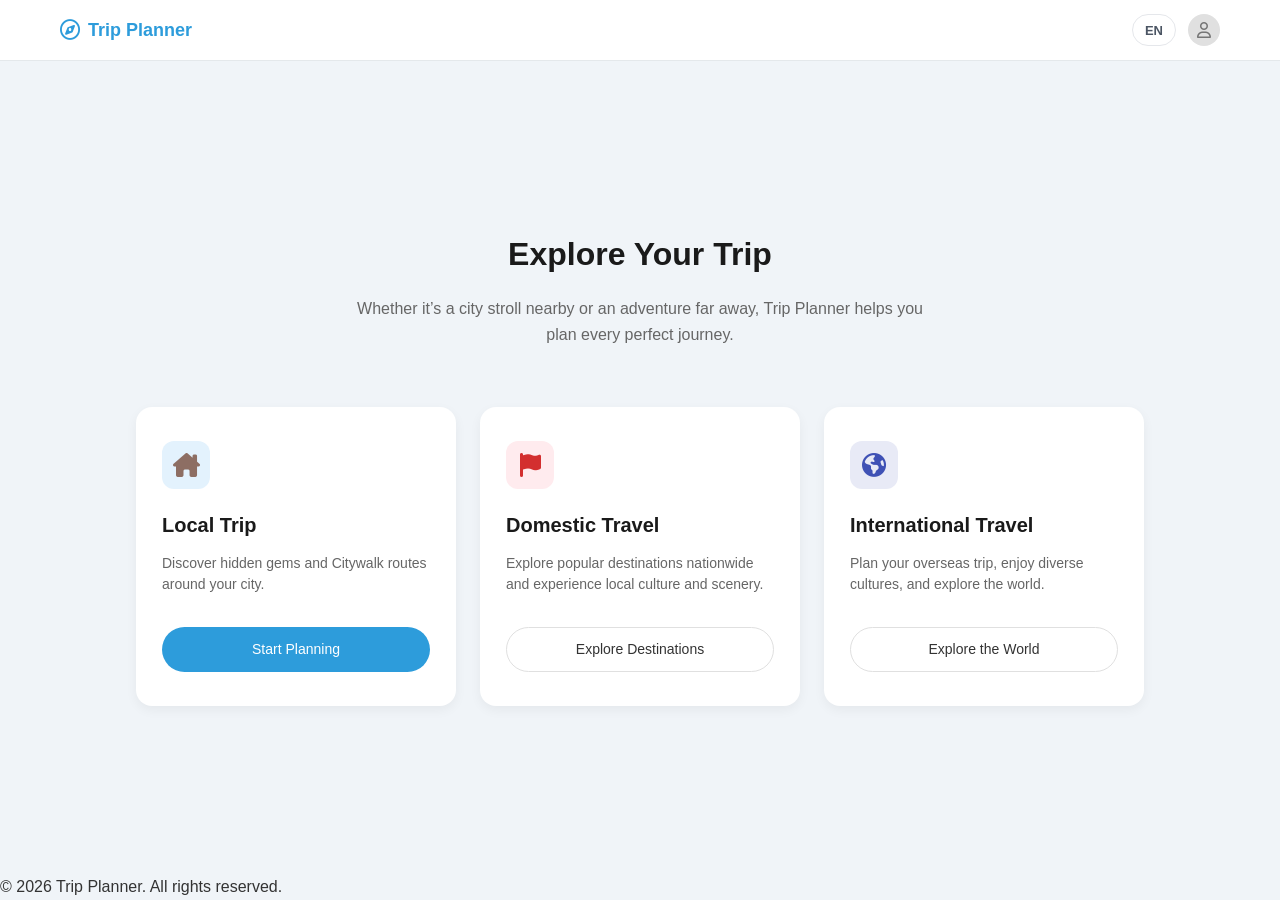
<file: index.html>
<!DOCTYPE html>
<html lang="en">
<head>
    <meta charset="UTF-8">
    <meta name="viewport" content="width=device-width, initial-scale=1.0">
    <title>Trip Planner</title>
    <link rel="stylesheet" href="css/style.css">
    <link rel="stylesheet" href="https://cdnjs.cloudflare.com/ajax/libs/font-awesome/6.4.0/css/all.min.css">
</head>
<body data-i18n-title="home.title">
    <header class="main-header">
        <div class="container">
            <div class="logo">
                <i class="fa-regular fa-compass"></i>
                <span data-i18n="app.name">Trip Planner</span>
            </div>
            <div class="header-actions">
                <button class="lang-switch" id="lang-switch" type="button">EN</button>
                <div class="user-profile">
                    <i class="fa-regular fa-user"></i>
                </div>
            </div>
        </div>
    </header>

    <main class="home-main">
        <div class="hero-section">
            <h1 data-i18n="home.title">Explore Your Trip</h1>
            <p data-i18n="home.subtitle">Whether it’s a city stroll nearby or an adventure far away, Trip Planner helps you plan every perfect journey.</p>
        </div>

        <div class="cards-container container">
            <div class="mode-card">
                <div class="card-icon local-icon">
                    <i class="fa-solid fa-house-chimney"></i>
                </div>
                <h2 data-i18n="home.local.title">Local Trip</h2>
                <p data-i18n="home.local.desc">Discover hidden gems and Citywalk routes around your city.</p>
                <a href="local.html" class="btn btn-primary" data-i18n="home.local.cta">Start Planning</a>
            </div>

            <div class="mode-card">
                <div class="card-icon domestic-icon">
                    <i class="fa-solid fa-flag"></i>
                </div>
                <h2 data-i18n="home.domestic.title">Domestic Travel</h2>
                <p data-i18n="home.domestic.desc">Explore popular destinations nationwide and experience local culture and scenery.</p>
                <a href="domestic.html" class="btn btn-outline" data-i18n="home.domestic.cta">Explore Destinations</a>
            </div>

            <div class="mode-card">
                <div class="card-icon foreign-icon">
                    <i class="fa-solid fa-earth-americas"></i>
                </div>
                <h2 data-i18n="home.foreign.title">International Travel</h2>
                <p data-i18n="home.foreign.desc">Plan your overseas trip, enjoy diverse cultures, and explore the world.</p>
                <a href="foreign.html" class="btn btn-outline" data-i18n="home.foreign.cta">Explore the World</a>
            </div>
        </div>
    </main>

    <footer class="main-footer">
        <p data-i18n="home.footer">© 2026 Trip Planner. All rights reserved.</p>
    </footer>

    <script src="js/main.js"></script>
</body>
</html>
</file>
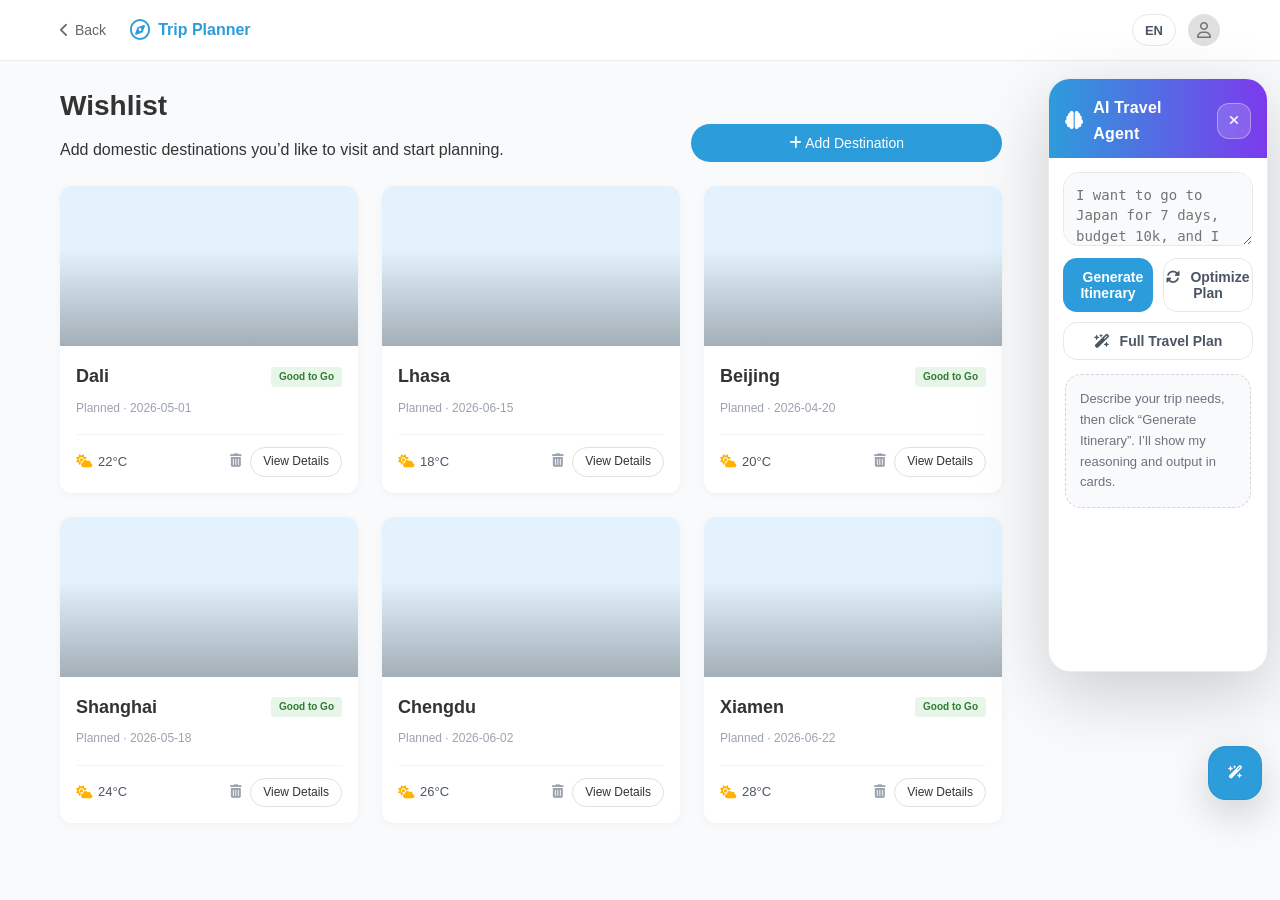
<file: domestic.html>
<!DOCTYPE html>
<html lang="en">
<head>
    <meta charset="UTF-8">
    <meta name="viewport" content="width=device-width, initial-scale=1.0">
    <title>Domestic Travel - Trip Planner</title>
    <link rel="stylesheet" href="css/style.css">
    <link rel="stylesheet" href="https://cdnjs.cloudflare.com/ajax/libs/font-awesome/6.4.0/css/all.min.css">
</head>
<body class="bg-light" data-i18n-title="home.domestic.title" data-agent-demo="true">
    <header class="main-header">
        <div class="container">
            <div class="header-left">
                <a href="index.html" class="back-link"><i class="fa-solid fa-chevron-left"></i> <span data-i18n="common.backHome">Back</span></a>
                <div class="logo mini">
                    <i class="fa-regular fa-compass"></i>
                    <span data-i18n="app.name">Trip Planner</span>
                </div>
            </div>
            <div class="header-actions">
                <button class="lang-switch" id="lang-switch" type="button">EN</button>
                <div class="user-profile">
                    <i class="fa-regular fa-user"></i>
                </div>
            </div>
        </div>
    </header>

    <main class="container mt-24">
        <section class="wishlist-header">
            <div class="header-content">
                <h1 data-i18n="domestic.title">Wishlist</h1>
                <p data-i18n="domestic.subtitle">Add domestic destinations you’d like to visit and start planning.</p>
            </div>
            <button class="btn btn-primary btn-sm" id="add-wishlist-btn">
                <i class="fa-solid fa-plus"></i> <span data-i18n="domestic.add">Add Destination</span>
            </button>
        </section>

        <div class="wishlist-grid mt-24" id="wishlist-container"></div>
    </main>

    <!-- 添加目的地弹窗 -->
    <div id="add-modal" class="modal">
        <div class="modal-content card">
            <h2 data-i18n="domestic.modal.title">Add Destination</h2>
            <div class="input-group mt-16">
                <label data-i18n="domestic.modal.city">City</label>
                <input type="text" id="modal-city-input" data-i18n-placeholder="domestic.modal.city.ph" placeholder="Enter a city">
            </div>
            <div class="input-group mt-16">
                <label data-i18n="domestic.modal.date">Date</label>
                <input type="date" id="modal-date-input">
            </div>
            <div class="modal-actions mt-24">
                <button class="btn btn-outline btn-sm" id="close-modal" data-i18n="domestic.modal.cancel">Cancel</button>
                <button class="btn btn-primary btn-sm" id="confirm-add" data-i18n="domestic.modal.confirm">Confirm</button>
            </div>
        </div>
    </div>

    <script src="js/main.js"></script>
    <script src="js/utils.js"></script>
    <script src="js/domestic.js"></script>
</body>
</html>
</file>
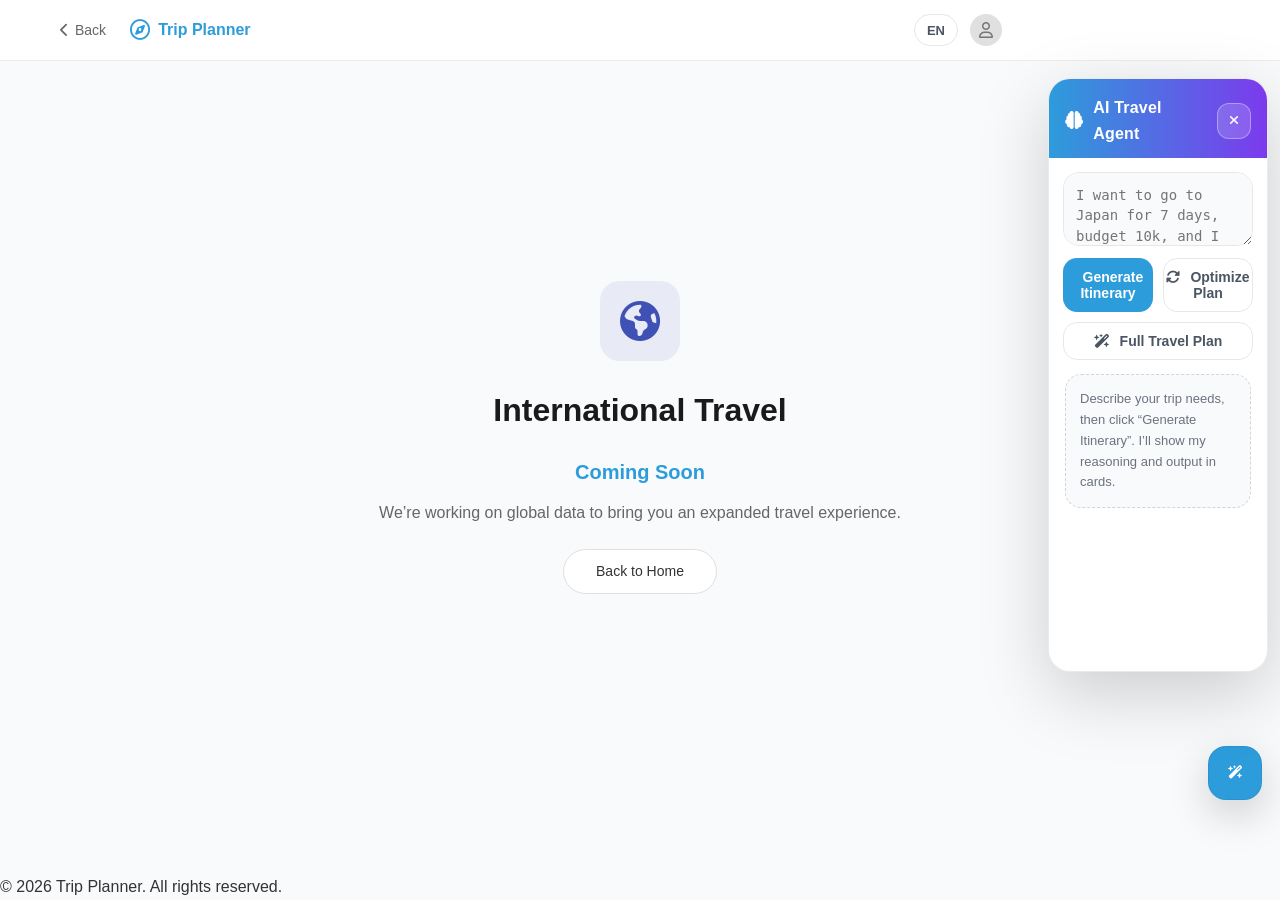
<file: foreign.html>
<!DOCTYPE html>
<html lang="en">
<head>
    <meta charset="UTF-8">
    <meta name="viewport" content="width=device-width, initial-scale=1.0">
    <title>International Travel - Trip Planner</title>
    <link rel="stylesheet" href="css/style.css">
    <link rel="stylesheet" href="https://cdnjs.cloudflare.com/ajax/libs/font-awesome/6.4.0/css/all.min.css">
</head>
<body class="bg-light" data-i18n-title="home.foreign.title" data-agent-demo="true">
    <header class="main-header">
        <div class="container">
            <div class="header-left">
                <a href="index.html" class="back-link"><i class="fa-solid fa-chevron-left"></i> <span data-i18n="common.backHome">Back</span></a>
                <div class="logo mini">
                    <i class="fa-regular fa-compass"></i>
                    <span data-i18n="app.name">Trip Planner</span>
                </div>
            </div>
            <div class="header-actions">
                <button class="lang-switch" id="lang-switch" type="button">EN</button>
                <div class="user-profile">
                    <i class="fa-regular fa-user"></i>
                </div>
            </div>
        </div>
    </header>

    <main class="home-main">
        <div class="hero-section">
            <div class="card-icon foreign-icon" style="margin: 0 auto 24px; width: 80px; height: 80px; font-size: 40px; border-radius: 20px;">
                <i class="fa-solid fa-earth-americas"></i>
            </div>
            <h1 data-i18n="foreign.title">International Travel</h1>
            <p style="font-size: 20px; margin-top: 20px; color: var(--primary-color); font-weight: 600;" data-i18n="foreign.coming">Coming Soon</p>
            <p style="margin-top: 12px;" data-i18n="foreign.desc">We’re working on global data to bring you an expanded travel experience.</p>
            <a href="index.html" class="btn btn-outline btn-sm mt-24" style="width: auto; padding: 10px 32px;" data-i18n="foreign.back">Back to Home</a>
        </div>
    </main>

    <footer class="main-footer">
        <p data-i18n="home.footer">© 2026 Trip Planner. All rights reserved.</p>
    </footer>

    <script src="js/main.js"></script>
</body>
</html>
</file>
<file: css/style.css>
:root {
    --primary-color: #2D9CDB; /* Blue from screenshot */
    --primary-hover: #2188c7;
    --bg-color: #F0F4F8; /* Light gray-blue background */
    --text-color: #333333;
    --text-light: #666666;
    --white: #FFFFFF;
    --border-radius: 16px;
    --card-shadow: 0 4px 12px rgba(0, 0, 0, 0.05);
    --header-height: 60px;
}

* {
    box-sizing: border-box;
    margin: 0;
    padding: 0;
}

body {
    font-family: -apple-system, BlinkMacSystemFont, "Segoe UI", Roboto, "Helvetica Neue", Arial, sans-serif;
    background-color: var(--bg-color);
    color: var(--text-color);
    line-height: 1.6;
    display: flex;
    flex-direction: column;
    min-height: 100vh;
}

.container {
    max-width: 1200px;
    margin: 0 auto;
    padding: 0 20px;
    width: 100%;
}

/* Header */
.main-header {
    background-color: var(--white);
    height: var(--header-height);
    display: flex;
    align-items: center;
    box-shadow: 0 1px 0 rgba(0,0,0,0.05);
    position: sticky;
    top: 0;
    z-index: 100;
}

.main-header .container {
    display: flex;
    justify-content: space-between;
    align-items: center;
}

.logo {
    display: flex;
    align-items: center;
    gap: 8px;
    font-size: 18px;
    font-weight: 600;
    color: var(--primary-color);
}

.logo i {
    font-size: 20px;
}

.user-profile {
    width: 32px;
    height: 32px;
    background-color: #e0e0e0;
    border-radius: 50%;
    display: flex;
    align-items: center;
    justify-content: center;
    color: #757575;
    cursor: pointer;
}

.header-actions {
    display: flex;
    align-items: center;
    gap: 12px;
}

.lang-switch {
    height: 32px;
    padding: 0 12px;
    border-radius: 16px;
    border: 1px solid #E5E7EB;
    background: #fff;
    color: #4B5563;
    font-size: 13px;
    font-weight: 600;
    cursor: pointer;
    transition: all 0.2s;
}

.lang-switch:hover {
    border-color: #D1D5DB;
    background: #F9FAFB;
}

/* Main Content */
.home-main {
    flex: 1;
    display: flex;
    flex-direction: column;
    align-items: center;
    justify-content: center;
    padding: 40px 20px;
    text-align: center;
}

.hero-section {
    margin-bottom: 60px;
    max-width: 600px;
}

.hero-section h1 {
    font-size: 32px;
    margin-bottom: 16px;
    color: #1a1a1a;
}

.hero-section p {
    color: var(--text-light);
    font-size: 16px;
}

/* Cards */
.cards-container {
    display: flex;
    justify-content: center;
    gap: 24px;
    flex-wrap: wrap;
}

.mode-card {
    background: var(--white);
    border: 2px solid transparent;
    border-radius: var(--border-radius);
    padding: 32px 24px;
    width: 320px;
    text-align: left;
    box-shadow: var(--card-shadow);
    transition: transform 0.2s, box-shadow 0.2s;
    display: flex;
    flex-direction: column;
    align-items: flex-start;
}

.mode-card:hover {
    border-color: var(--primary-color);
    transform: translateY(-5px);
    box-shadow: 0 8px 24px rgba(0, 0, 0, 0.1);
}

.mode-card.active {
    position: relative;
}

.card-icon {
    width: 48px;
    height: 48px;
    border-radius: 12px;
    display: flex;
    align-items: center;
    justify-content: center;
    margin-bottom: 20px;
    font-size: 24px;
}

.local-icon {
    background-color: #E3F2FD;
    color: #5D4037; /* Brownish house icon color approx */
}
.local-icon i {
     color: #8D6E63;
}

.domestic-icon {
    background-color: #FFEBEE;
    color: #D32F2F;
}

.foreign-icon {
    background-color: #E8EAF6;
    color: #3F51B5;
}

.mode-card h2 {
    font-size: 20px;
    margin-bottom: 12px;
    color: #1a1a1a;
}

.mode-card p {
    color: var(--text-light);
    font-size: 14px;
    margin-bottom: 32px;
    flex-grow: 1;
    line-height: 1.5;
}

/* Buttons */
.btn {
    display: inline-block;
    padding: 10px 0;
    width: 100%;
    text-align: center;
    border-radius: 24px;
    text-decoration: none;
    font-size: 14px;
    font-weight: 500;
    transition: background-color 0.2s, color 0.2s;
    cursor: pointer;
    border: 1px solid transparent;
}

.btn-primary {
    background-color: var(--primary-color);
    color: var(--white);
}

.btn-primary:hover {
    background-color: var(--primary-hover);
}

.btn-outline {
    background-color: var(--white);
    color: #333;
    border: 1px solid #E0E0E0;
}

.btn-outline:hover {
    background-color: #f5f5f5;
    border-color: #bdbdbd;
}

/* Utilities */
.mt-16 { margin-top: 16px; }
.mt-24 { margin-top: 24px; }
.mt-8 { margin-top: 8px; }
.mr-12 { margin-right: 12px; }
.bg-light { background-color: #F8FAFC; }
.card {
    background: var(--white);
    border-radius: 12px;
    padding: 20px;
    box-shadow: 0 2px 8px rgba(0,0,0,0.04);
}
.grid-2 {
    display: grid;
    grid-template-columns: 1fr 1fr;
    gap: 20px;
}

/* Header Adjustments */
.header-left {
    display: flex;
    align-items: center;
    gap: 24px;
}
.back-link {
    text-decoration: none;
    color: var(--text-light);
    font-size: 14px;
    display: flex;
    align-items: center;
    gap: 6px;
}
.logo.mini {
    font-size: 16px;
}

/* Planner Layout */
.planner-main {
    padding-top: 24px;
    padding-bottom: 100px; /* Space for bottom bar */
}

/* Planner Top Bar Layout */
.planner-top-bar {
    display: flex;
    flex-wrap: wrap;
    align-items: stretch;
    gap: 24px;
    padding: 24px;
    background: #fff;
    border-radius: 16px;
    margin-bottom: 24px;
    box-shadow: 0 4px 20px rgba(0,0,0,0.03);
}

.top-bar-left {
    flex: 1 1 520px;
    min-width: 420px;
    display: flex;
    flex-direction: column;
    gap: 12px;
}

.input-row {
    display: flex;
    align-items: center;
    gap: 16px;
}

.input-row label {
    width: 80px;
    font-size: 14px;
    color: #333;
    flex-shrink: 0;
    text-align: justify;
    text-align-last: justify;
    margin-right: 12px;
}

.searchable-select {
    position: relative;
    flex: 1;
}

.searchable-select input {
    width: 100%;
    padding: 8px 16px;
    border: 1px solid #E5E7EB;
    border-radius: 8px;
    font-size: 14px;
    outline: none;
    transition: all 0.2s;
    background: #F9FAFB;
}

.searchable-select input:focus {
    border-color: var(--primary-color);
    background: #fff;
    box-shadow: 0 0 0 2px rgba(45, 156, 219, 0.1);
}

.searchable-select .arrow {
    position: absolute;
    right: 12px;
    top: 50%;
    transform: translateY(-50%);
    color: #999;
    pointer-events: none;
    font-size: 12px;
}

.searchable-select .prefix-icon {
    position: absolute;
    left: 18px;
    top: 50%;
    transform: translateY(-50%);
    color: var(--primary-color);
    font-size: 14px;
    pointer-events: none;
}

.input-with-icon input {
    padding-left: 42px;
}

/* Chips Style */
.chips {
    display: flex;
    gap: 8px;
    flex-wrap: wrap;
}

.chip {
    padding: 6px 16px;
    border-radius: 20px;
    border: 1px solid #E5E7EB;
    font-size: 12px;
    cursor: pointer;
    background: #fff;
    color: #666;
    transition: all 0.2s;
}

.chip.active {
    background: var(--primary-color);
    color: #fff;
    border-color: var(--primary-color);
}

/* Options List Dropdown */
.options-list {
    position: absolute;
    top: calc(100% + 4px);
    left: 0;
    right: 0;
    background: #fff;
    border: 1px solid #E5E7EB;
    border-radius: 8px;
    box-shadow: 0 10px 15px -3px rgba(0, 0, 0, 0.1);
    z-index: 1000;
    max-height: 200px;
    overflow-y: auto;
    display: none;
    list-style: none;
    padding: 4px 0;
}

.options-list.active {
    display: block;
}

.options-list li {
    padding: 8px 16px;
    font-size: 13px;
    cursor: pointer;
    transition: background 0.2s;
    color: #4B5563;
}

.options-list li:hover {
    background: #F3F4F6;
    color: var(--primary-color);
}

/* Time Picker Dropdown */
.time-picker-dropdown {
    width: 320px;
    padding: 0;
    display: none;
    flex-direction: column;
    max-height: none; /* Override global .options-list max-height */
    overflow-y: visible; /* Ensure footer is not cut off */
}

.time-picker-dropdown.active {
    display: flex;
}

.time-picker-columns {
    display: flex;
    border-bottom: 1px solid #E5E7EB;
    max-height: 240px;
}

.time-column {
    flex: 1;
    display: flex;
    flex-direction: column;
}

.time-column:first-child {
    border-right: 1px solid #F3F4F6;
}

.column-header {
    padding: 10px;
    font-size: 12px;
    color: #9CA3AF;
    text-align: center;
    background: #F9FAFB;
    border-bottom: 1px solid #F3F4F6;
}

.start-time-list, .end-time-list {
    list-style: none;
    overflow-y: auto;
    flex: 1;
}

.start-time-list li, .end-time-list li {
    padding: 8px 16px;
    font-size: 13px;
    cursor: pointer;
    text-align: center;
    transition: all 0.2s;
}

.start-time-list li:hover, .end-time-list li:hover {
    background: #F3F4F6;
    color: var(--primary-color);
}

.start-time-list li.selected, .end-time-list li.selected {
    background: #E3F2FD;
    color: var(--primary-color);
    font-weight: 600;
}

.time-picker-footer {
    padding: 12px;
    display: flex;
    justify-content: flex-end;
}

.btn-time-confirm {
    padding: 6px 20px;
    background: var(--primary-color);
    color: #fff;
    border: none;
    border-radius: 6px;
    font-size: 13px;
    cursor: pointer;
    transition: background 0.2s;
}

.btn-time-confirm:hover {
    background: var(--primary-hover);
}

.top-bar-middle {
    flex: 0 0 360px;
    display: flex;
    flex-direction: column;
    gap: 8px;
    padding-left: 24px;
    border-left: 1px solid #F3F4F6;
}

.section-label {
    font-size: 14px;
    color: #333;
    font-weight: 500;
}

.weather-mini-card {
    background: linear-gradient(135deg, #E3F2FD 0%, #BBDEFB 100%);
    border-radius: 12px;
    padding: 12px 16px;
    height: 100%;
    display: flex;
    flex-direction: column;
    justify-content: space-between;
}

.top-bar-right {
    display: flex;
    flex-direction: column;
    gap: 12px;
    justify-content: center;
    padding-left: 24px;
    border-left: 1px solid #F3F4F6;
    margin-left: auto;
    flex: 0 0 180px;
}

.btn-magic {
    padding: 12px 24px;
    border-radius: 8px;
    font-weight: 600;
    background-color: var(--primary-color);
    color: #fff;
    border: none;
    box-shadow: 0 4px 6px -1px rgba(45, 156, 219, 0.2);
}

.btn-plain {
    padding: 12px 24px;
    border-radius: 8px;
    border: 1px solid #E5E7EB;
    background: #fff;
    color: #333;
    font-weight: 500;
}

.btn-plain:hover {
    background: #F9FAFB;
    border-color: #D1D5DB;
}

.weather-main {
    display: flex;
    align-items: center;
    gap: 12px;
    position: relative;
}

.weather-info {
    display: flex;
    flex-direction: column;
}

.temp {
    font-size: 24px;
    font-weight: 700;
    color: #1976D2;
}

.desc {
    font-size: 14px;
    font-weight: 600;
    color: #1976D2;
}

.details {
    font-size: 10px;
    color: #64B5F6;
}

.weather-icon {
    font-size: 32px;
    color: #FFB300;
}

.air-quality {
    margin-left: auto;
    background: rgba(255,255,255,0.6);
    padding: 2px 8px;
    border-radius: 4px;
    font-size: 10px;
    display: flex;
    align-items: center;
    gap: 4px;
}

.aqi-val {
    background: #4CAF50;
    color: #fff;
    padding: 0 4px;
    border-radius: 2px;
}

.weather-forecast {
    display: flex;
    justify-content: space-between;
    border-top: 1px solid rgba(25, 118, 210, 0.1);
    padding-top: 12px;
}

.forecast-item {
    display: flex;
    flex-direction: column;
    align-items: center;
    gap: 4px;
    font-size: 10px;
    color: #1976D2;
}

/* Planner Content */
.planner-content {
    display: flex;
    gap: 24px;
}

.planner-sidebar {
    width: 280px;
    flex-shrink: 0;
}

.planner-main-area {
    flex: 1;
    display: flex;
    flex-direction: column;
    gap: 20px;
}

.sidebar-section h3 {
    font-size: 16px;
    margin-bottom: 16px;
}

.import-box {
    background: #F9FAFB;
    border: 1px dashed #E5E7EB;
    border-radius: 8px;
    padding: 12px;
}

.import-header {
    display: flex;
    align-items: center;
    gap: 8px;
    font-size: 14px;
    font-weight: 500;
    margin-bottom: 8px;
    color: #4B5563;
}

.import-box textarea {
    width: 100%;
    height: 100px;
    border: none;
    background: transparent;
    resize: none;
    font-size: 13px;
    outline: none;
}

.btn-xs {
    font-size: 12px;
    padding: 4px 12px;
    width: auto;
}

.btn-right {
    display: block;
    margin-left: auto;
    margin-top: 8px;
}

.image-upload-area {
    border: 2px dashed #E5E7EB;
    border-radius: 8px;
    padding: 24px 12px;
    text-align: center;
    cursor: pointer;
    transition: all 0.2s;
}

.image-upload-area:hover {
    border-color: var(--primary-color);
    background: #F0F9FF;
}

.upload-icon {
    font-size: 24px;
    color: #9CA3AF;
    margin-bottom: 8px;
}

.image-upload-area p {
    font-size: 13px;
    color: #6B7280;
}

.hint {
    font-size: 11px;
    color: #9CA3AF;
}

/* Map Area */
.map-container {
    height: 400px;
    position: relative;
    padding: 0;
    overflow: hidden;
}

.mock-map {
    position: absolute;
    inset: 0;
    background-image: url('https://tile.openstreetmap.org/10/820/400.png');
    background-size: cover;
    background-position: center;
}

.mock-map svg {
    width: 100%;
    height: 100%;
}

.mock-map polyline {
    fill: none;
    stroke: rgba(45, 156, 219, 0.75);
    stroke-width: 1.2;
}

.mock-map circle {
    fill: #2D9CDB;
    stroke: #fff;
    stroke-width: 1;
}

.mock-map-idx {
    font-size: 4px;
    fill: #2D9CDB;
    font-weight: 700;
}

.mock-map-name {
    font-size: 4px;
    fill: rgba(31, 41, 55, 0.7);
}

.map-placeholder {
    height: 100%;
    display: flex;
    flex-direction: column;
    align-items: center;
    justify-content: center;
    background-color: #f0f0f0;
    color: #999;
    gap: 12px;
}

.map-placeholder i {
    font-size: 32px;
}

.map-controls {
    position: absolute;
    right: 16px;
    bottom: 16px;
    display: flex;
    flex-direction: column;
    gap: 8px;
}

.zoom-btn {
    width: 32px;
    height: 32px;
    background: #fff;
    border: 1px solid #E0E0E0;
    border-radius: 4px;
    display: flex;
    align-items: center;
    justify-content: center;
    font-size: 18px;
    cursor: pointer;
    box-shadow: 0 2px 4px rgba(0,0,0,0.1);
}

/* Route Preview Refinement */
.route-preview {
    background: transparent;
    box-shadow: none;
    padding: 0;
}

.route-preview-header {
    display: flex;
    justify-content: space-between;
    align-items: center;
    margin-bottom: 16px;
}

.route-preview h3 {
    margin-bottom: 0;
    font-size: 16px;
    font-weight: 600;
}

.btn-batch-edit {
    display: flex;
    align-items: center;
    gap: 6px;
    background: transparent;
    border: none;
    color: var(--primary-color);
    font-size: 14px;
    font-weight: 600;
    cursor: pointer;
    transition: all 0.2s;
    padding: 6px 12px;
    border-radius: 8px;
}

.btn-batch-edit:hover {
    background: #F0F9FF;
    color: var(--primary-hover);
}

.btn-batch-edit i {
    font-size: 16px;
}

.btn-batch-edit.active {
    background: var(--primary-color);
    color: #fff;
}

.route-list {
    display: flex;
    flex-direction: column;
    gap: 16px;
}

.route-item-card {
    display: flex;
    align-items: center;
    gap: 16px;
    padding: 20px 24px;
    background: #fff;
    border-radius: 16px;
    box-shadow: 0 4px 12px rgba(0, 0, 0, 0.03);
    transition: all 0.2s;
    border: 1px solid transparent;
}

.route-item-card:hover {
    box-shadow: 0 6px 16px rgba(0, 0, 0, 0.06);
}

.route-item-card.editing {
    border-color: rgba(45, 156, 219, 0.2);
    background: #fff;
}

.drag-handle {
    color: #E5E7EB;
    cursor: grab;
    font-size: 18px;
}

.point-info, .point-edit-fields {
    flex: 1;
    display: flex;
    flex-direction: column;
    gap: 4px;
}

.point-name {
    font-size: 16px;
    font-weight: 700;
    color: #1a1a1a;
}

.point-time {
    font-size: 14px;
    color: #9CA3AF;
}

.point-edit-fields input, .point-edit-fields textarea {
    border: none;
    border-bottom: 1px solid #F3F4F6;
    padding: 4px 0;
    font-size: 14px;
    outline: none;
    width: 100%;
    background: transparent;
}

.point-edit-fields textarea {
    resize: vertical;
    min-height: 40px;
    font-family: inherit;
}

.point-edit-fields .edit-name {
    font-size: 16px;
    font-weight: 700;
}

.route-actions {
    display: flex;
    gap: 12px;
    opacity: 0;
    transition: opacity 0.2s;
}

.route-item-card:hover .route-actions,
.route-item-card.editing .route-actions {
    opacity: 1;
}

.btn-edit-point, .btn-delete-point, .btn-save-point {
    width: 32px;
    height: 32px;
    border-radius: 8px;
    display: flex;
    align-items: center;
    justify-content: center;
    cursor: pointer;
    transition: all 0.2s;
    border: none;
    background: transparent;
}

.btn-edit-point {
    color: #9CA3AF;
}

.btn-edit-point:hover {
    color: var(--primary-color);
    background: #F0F9FF;
}

.btn-save-point {
    background-color: #E3F2FD;
    color: var(--primary-color);
}

.btn-save-point:hover {
    background-color: var(--primary-color);
    color: #fff;
}

.btn-delete-point {
    color: #9CA3AF;
}

.btn-delete-point:hover {
    color: #EF4444;
    background: #FEF2F2;
}

.btn-add-point {
    width: 100%;
    padding: 16px;
    margin-top: 16px;
    background: #F9FAFB;
    border: 1px dashed #E5E7EB;
    border-radius: 12px;
    color: #6B7280;
    font-size: 14px;
    display: flex;
    align-items: center;
    justify-content: center;
    gap: 8px;
    cursor: pointer;
    transition: all 0.2s;
}

.btn-add-point:hover {
    background: #F3F4F6;
    border-color: #D1D5DB;
    color: #374151;
}

.route-empty {
    text-align: center;
    padding: 40px;
    color: #9CA3AF;
    background: #fff;
    border-radius: 16px;
    border: 1px dashed #E5E7EB;
}

/* Sidebar Import Results - New Style from Screenshot */
.import-results-list {
    display: flex;
    flex-direction: column;
    gap: 20px;
}

.import-card {
    display: flex;
    flex-direction: column;
    gap: 8px;
    background: transparent;
}

.import-card-main {
    display: flex;
    gap: 12px;
}

.import-card-img {
    width: 60px;
    height: 60px;
    border-radius: 12px;
    object-fit: cover;
    background-color: #f3f4f6;
    flex-shrink: 0;
}

.import-card-content {
    flex: 1;
    display: flex;
    flex-direction: column;
}

.import-card-tag {
    font-size: 12px;
    color: #4CAF50; /* Attraction green */
    margin-bottom: 4px;
}

.import-card-tag.food { color: #FF9800; }
.import-card-tag.hotel { color: #2196F3; }

.import-card-name {
    font-size: 16px;
    font-weight: 700;
    color: #1a1a1a;
    margin-bottom: 8px;
}

.import-card-notes {
    background: #F9FAFB;
    border-radius: 12px;
    padding: 12px;
    font-size: 13px;
    color: #4B5563;
    line-height: 1.6;
    position: relative;
}

.import-card-notes .icon-text {
    display: flex;
    align-items: flex-start;
    gap: 6px;
    margin-top: 4px;
}

.import-card-notes i {
    color: #9CA3AF;
    font-size: 12px;
    margin-top: 4px;
}

.import-card-notes .expand-btn {
    color: #9CA3AF;
    font-size: 12px;
    cursor: pointer;
}

.import-card-footer {
    display: flex;
    align-items: center;
    gap: 6px;
    font-size: 12px;
    color: #9CA3AF;
    padding-left: 72px; /* Align with content */
}

.import-card-footer i {
    font-size: 10px;
}

.import-results-list .route-item-card {
    padding: 12px 16px;
    font-size: 13px;
    border-radius: 12px;
}

/* Travel Notes & Checklist */
.travel-notes h3 {
    font-size: 15px;
    margin-bottom: 12px;
    display: flex;
    align-items: center;
    gap: 8px;
    color: #4B5563;
}

.travel-notes textarea {
    width: 100%;
    height: 120px;
    border: none;
    background: #F9FAFB;
    border-radius: 8px;
    padding: 12px;
    resize: none;
    font-size: 14px;
    outline: none;
}

.checklist {
    list-style: none;
    display: flex;
    flex-direction: column;
    gap: 10px;
}

.checklist li {
    display: flex;
    align-items: center;
    gap: 10px;
    font-size: 14px;
}

.checklist input[type="checkbox"] {
    width: 16px;
    height: 16px;
    cursor: pointer;
}

.add-item {
    display: flex;
    gap: 8px;
    margin-top: 16px;
}

.add-item input {
    flex: 1;
    border: 1px solid #E5E7EB;
    border-radius: 8px;
    padding: 8px 12px;
    font-size: 13px;
    outline: none;
}

.add-item .btn {
    width: auto;
    white-space: nowrap;
    padding: 0 16px;
    height: 32px;
}

.btn-delete-point, .btn-delete-item {
    background: transparent;
    border: none;
    color: #9CA3AF;
    cursor: pointer;
    padding: 4px;
    transition: color 0.2s;
}

.btn-delete-point:hover, .btn-delete-item:hover {
    color: #EF4444;
}

.route-item {
    position: relative;
}

.datetime-inputs {
    display: flex;
    align-items: center;
    gap: 8px;
    padding-left: 36px;
}

.datetime-inputs input {
    border: 1px solid #E0E0E0;
    border-radius: 8px;
    padding: 4px 8px;
    font-size: 13px;
    background-color: #F9F9F9;
}

.datetime-inputs .sep {
    color: #999;
    font-size: 12px;
}

.main-area-header {
    margin-bottom: 12px;
}

.main-area-header h3 {
    font-size: 16px;
    color: #1a1a1a;
    position: relative;
    padding-left: 12px;
}

.main-area-header h3::before {
    content: '';
    position: absolute;
    left: 0;
    top: 50%;
    transform: translateY(-50%);
    width: 4px;
    height: 16px;
    background-color: var(--primary-color);
    border-radius: 2px;
}

/* Route actions */
.route-actions {
    margin-left: auto;
    display: flex;
    gap: 8px;
}

.btn-edit-point {
    background: transparent;
    border: none;
    color: var(--primary-color);
    cursor: pointer;
    font-size: 14px;
}

.btn-delete-point {
    position: relative;
    right: 0;
}

.checklist li {
    display: flex;
    align-items: center;
    gap: 10px;
    font-size: 14px;
    justify-content: flex-start;
    padding: 4px 0;
}

.checklist li span {
    flex: 1;
    text-align: left;
}

/* Wishlist Section */
.wishlist-header {
    display: flex;
    justify-content: space-between;
    align-items: flex-end;
    margin-bottom: 24px;
}

.wishlist-header .btn {
    width: 33%;
    min-width: 200px;
    max-width: 360px;
}

.wishlist-header h1 {
    font-size: 28px;
    margin-bottom: 8px;
}

.wishlist-grid {
    display: grid;
    grid-template-columns: repeat(3, 1fr);
    gap: 24px;
}

.wishlist-card {
    padding: 0;
    overflow: hidden;
    transition: transform 0.2s;
}

.wishlist-card:hover {
    transform: translateY(-5px);
}

.card-image-placeholder {
    height: 160px;
    background-color: #e3f2fd;
    background-size: cover;
    background-position: center;
    position: relative;
    overflow: hidden;
    display: flex;
    align-items: center;
    justify-content: center;
    color: #90caf9;
    font-size: 48px;
}

.card-image-placeholder.has-image i {
    opacity: 0;
}

.card-image-overlay {
    position: absolute;
    inset: 0;
    background: linear-gradient(180deg, rgba(0, 0, 0, 0) 40%, rgba(0, 0, 0, 0.28) 100%);
    pointer-events: none;
}

.card-content {
    padding: 16px;
}

.card-title-row {
    display: flex;
    justify-content: space-between;
    align-items: center;
    margin-bottom: 8px;
}

.card-title-row h3 {
    font-size: 18px;
}

.weather-badge {
    font-size: 10px;
    padding: 2px 8px;
    border-radius: 4px;
    font-weight: 600;
}

.weather-badge.sunny {
    background-color: #E8F5E9;
    color: #2E7D32;
}

.card-content p {
    font-size: 12px;
    color: #9CA3AF;
    margin-bottom: 16px;
}

.card-footer {
    display: flex;
    justify-content: space-between;
    align-items: center;
    border-top: 1px solid #F3F4F6;
    padding-top: 12px;
}

.card-footer .info {
    font-size: 13px;
    color: #4B5563;
    display: flex;
    align-items: center;
    gap: 6px;
}

.card-footer .info i {
    color: #FFB300;
}

/* Modal */
.modal {
    display: none;
    position: fixed;
    top: 0;
    left: 0;
    width: 100%;
    height: 100%;
    background: rgba(0,0,0,0.5);
    z-index: 2000;
    align-items: center;
    justify-content: center;
}

.modal.active {
    display: flex;
}

.modal-content {
    width: 100%;
    max-width: 400px;
}

.modal-actions {
    display: flex;
    justify-content: flex-end;
    gap: 12px;
}

.btn-full {
    width: 100%;
}

/* Bottom Bar */
.bottom-action-bar {
    position: fixed;
    bottom: 0;
    left: 0;
    right: 0;
    background: #fff;
    padding: 16px 0;
    box-shadow: 0 -2px 10px rgba(0,0,0,0.05);
    display: flex;
    justify-content: center;
    z-index: 1000;
}

.btn-large {
    width: auto;
    min-width: 240px;
    padding: 12px 32px;
}

/* Responsive */
@media (max-width: 1024px) {
    .planner-content {
        flex-direction: column;
    }
    .planner-sidebar {
        width: 100%;
    }
    .cards-container {
        gap: 16px;
    }
    .wishlist-grid {
        grid-template-columns: repeat(2, 1fr);
    }
}

@media (max-width: 768px) {
    .grid-2 {
        grid-template-columns: 1fr;
    }
    .planner-top-bar {
        flex-direction: column;
        align-items: stretch;
    }
    .weather-mini-card {
        margin-left: 0;
        width: 100%;
    }
    .top-actions {
        align-self: flex-start;
        width: 100%;
    }
    .top-actions button {
        flex: 1;
    }
    .cards-container {
        flex-direction: column;
        align-items: center;
    }
    .mode-card {
        width: 100%;
        max-width: 340px;
    }
    .wishlist-header {
        align-items: flex-start;
    }
    .wishlist-header .btn {
        width: 100%;
        max-width: none;
    }
    .wishlist-grid {
        grid-template-columns: 1fr;
    }
}

body.theme-ai {
    background: #0f172a;
    color: #e2e8f0;
}

body.theme-ai .main-header {
    background: rgba(15, 23, 42, 0.8);
    border-bottom: 1px solid rgba(148, 163, 184, 0.18);
    box-shadow: none;
    backdrop-filter: blur(10px);
}

body.theme-ai .lang-switch {
    background: rgba(30, 41, 59, 0.8);
    border-color: rgba(148, 163, 184, 0.22);
    color: #e2e8f0;
}

body.theme-ai .lang-switch:hover {
    background: rgba(30, 41, 59, 1);
    border-color: rgba(148, 163, 184, 0.28);
}

body.theme-ai .hero-section h1,
body.theme-ai .mode-card h2,
body.theme-ai .wishlist-header h1,
body.theme-ai .main-area-header h3,
body.theme-ai .section-label,
body.theme-ai .input-row label,
body.theme-ai .import-card-name,
body.theme-ai .point-name {
    color: #f1f5f9;
}

body.theme-ai .hero-section p,
body.theme-ai .mode-card p,
body.theme-ai .back-link,
body.theme-ai .card-content p,
body.theme-ai .point-time,
body.theme-ai .import-header,
body.theme-ai .travel-notes h3 {
    color: rgba(226, 232, 240, 0.72);
}

body.theme-ai .card,
body.theme-ai .mode-card,
body.theme-ai .planner-top-bar,
body.theme-ai .route-preview,
body.theme-ai .bottom-action-bar,
body.theme-ai .modal-content {
    background: #1e293b;
    border: 1px solid rgba(148, 163, 184, 0.14);
    box-shadow: 0 20px 60px rgba(2, 6, 23, 0.55);
}

body.theme-ai .bottom-action-bar {
    background: rgba(30, 41, 59, 0.9);
    backdrop-filter: blur(10px);
}

body.theme-ai .chip {
    background: rgba(15, 23, 42, 0.6);
    border-color: rgba(148, 163, 184, 0.22);
    color: rgba(226, 232, 240, 0.78);
}

body.theme-ai .chip.active {
    background: linear-gradient(90deg, #3b82f6 0%, #a855f7 100%);
    border-color: transparent;
    color: #fff;
}

body.theme-ai .searchable-select input,
body.theme-ai .add-item input,
body.theme-ai input[type="date"],
body.theme-ai textarea {
    background: rgba(15, 23, 42, 0.7);
    border-color: rgba(148, 163, 184, 0.22);
    color: #e2e8f0;
}

body.theme-ai .searchable-select input:focus {
    background: rgba(15, 23, 42, 0.9);
    border-color: rgba(59, 130, 246, 0.9);
    box-shadow: 0 0 0 2px rgba(59, 130, 246, 0.18);
}

body.theme-ai .import-box,
body.theme-ai .btn-add-point,
body.theme-ai .import-card-notes,
body.theme-ai .travel-notes textarea {
    background: rgba(15, 23, 42, 0.55);
    border-color: rgba(148, 163, 184, 0.18);
    color: rgba(226, 232, 240, 0.86);
}

body.theme-ai .btn-outline {
    background: rgba(15, 23, 42, 0.4);
    color: #e2e8f0;
    border-color: rgba(148, 163, 184, 0.22);
}

body.theme-ai .btn-outline:hover {
    background: rgba(15, 23, 42, 0.7);
    border-color: rgba(148, 163, 184, 0.3);
}

body.theme-ai .btn-magic,
body.theme-ai .btn-primary {
    background: linear-gradient(90deg, #3b82f6 0%, #a855f7 100%);
    border: 1px solid rgba(255, 255, 255, 0.12);
    box-shadow: 0 10px 30px rgba(59, 130, 246, 0.22);
}

body.theme-ai .btn-primary:hover,
body.theme-ai .btn-magic:hover {
    filter: brightness(1.05);
}

.ai-agent-fab {
    position: fixed;
    right: 18px;
    bottom: 100px;
    z-index: 2500;
    width: 54px;
    height: 54px;
    border-radius: 18px;
    border: 1px solid rgba(0, 0, 0, 0.06);
    background: var(--primary-color);
    box-shadow: 0 14px 40px rgba(0, 0, 0, 0.18);
    color: #fff;
    display: flex;
    align-items: center;
    justify-content: center;
    cursor: pointer;
}

body[data-agent-demo="true"] {
    --agent-panel-w: 300px;
    --agent-panel-gap: 18px;
    padding-right: 0;
}


.ai-agent-panel {
    position: fixed;
    right: var(--agent-panel-gap);
    top: calc(var(--header-height) + var(--agent-panel-gap));
    width: var(--agent-panel-w);
    height: min(66vh, calc(100vh - var(--header-height) - (var(--agent-panel-gap) * 2)));
    border-radius: 22px;
    border: 1px solid rgba(0, 0, 0, 0.08);
    background: #fff;
    box-shadow: 0 22px 70px rgba(0, 0, 0, 0.18);
    z-index: 2500;
    display: flex;
    flex-direction: column;
    overflow: hidden;
    transform: translateX(0);
    opacity: 1;
    transition: transform 220ms ease, opacity 220ms ease;
}

.ai-agent-panel.closed {
    transform: translateX(115%);
    opacity: 0;
    pointer-events: none;
}

.ai-agent-header {
    padding: 16px 16px 12px;
    background: linear-gradient(90deg, var(--primary-color) 0%, #7C3AED 100%);
    display: flex;
    align-items: center;
    justify-content: space-between;
    gap: 12px;
}

.ai-agent-title {
    display: flex;
    align-items: center;
    gap: 10px;
    color: #fff;
    font-weight: 800;
    letter-spacing: 0.2px;
}

.ai-agent-title i {
    font-size: 18px;
}

.ai-agent-close {
    width: 36px;
    height: 36px;
    border-radius: 12px;
    border: 1px solid rgba(255, 255, 255, 0.35);
    background: rgba(255, 255, 255, 0.16);
    color: rgba(255, 255, 255, 0.95);
    cursor: pointer;
    display: flex;
    align-items: center;
    justify-content: center;
}

.ai-agent-close:hover {
    background: rgba(255, 255, 255, 0.24);
}

.ai-agent-body {
    padding: 14px 14px 16px;
    display: flex;
    flex-direction: column;
    gap: 12px;
    height: 100%;
}

.ai-agent-input {
    width: 100%;
    min-height: 74px;
    max-height: 140px;
    resize: vertical;
    border-radius: 16px;
    border: 1px solid #E5E7EB;
    background: #F9FAFB;
    color: #111827;
    padding: 12px 12px;
    outline: none;
    font-size: 14px;
    line-height: 1.45;
}

.ai-agent-input:focus {
    border-color: var(--primary-color);
    background: #fff;
    box-shadow: 0 0 0 2px rgba(45, 156, 219, 0.12);
}

.ai-agent-actions {
    display: grid;
    grid-template-columns: 1fr 1fr;
    gap: 10px;
}

.ai-agent-actions .btn {
    width: 100%;
    padding: 10px 0;
    border-radius: 14px;
    font-weight: 650;
}

.ai-agent-actions .btn i {
    margin-right: 6px;
}

.ai-agent-actions .btn-fullrow {
    grid-column: 1 / -1;
}

.ai-agent-actions .btn-secondary {
    background: #fff;
    border: 1px solid #E5E7EB;
    color: #4B5563;
}

.ai-agent-actions .btn-secondary:hover {
    background: #F9FAFB;
    border-color: #D1D5DB;
}

.ai-agent-feed {
    flex: 1;
    overflow: auto;
    padding: 2px 2px 0;
    display: flex;
    flex-direction: column;
    gap: 12px;
}

.ai-empty {
    padding: 14px 14px;
    border-radius: 16px;
    border: 1px dashed #D1D5DB;
    background: #F9FAFB;
    color: #6B7280;
    font-size: 13px;
}

.ai-thinking {
    display: flex;
    flex-direction: column;
    gap: 8px;
    padding: 12px 14px;
    border-radius: 16px;
    border: 1px solid #E5E7EB;
    background: #fff;
}

.ai-thinking-title {
    display: flex;
    align-items: center;
    gap: 8px;
    color: #111827;
    font-weight: 700;
    font-size: 13px;
}

.ai-thinking-title i {
    color: var(--primary-color);
}

.ai-thought-line {
    font-size: 13px;
    color: #4B5563;
    opacity: 0;
    transform: translateY(4px);
    animation: aiFadeInUp 260ms ease forwards;
}

@keyframes aiFadeInUp {
    to {
        opacity: 1;
        transform: translateY(0);
    }
}

.ai-caret::after {
    content: '▍';
    margin-left: 2px;
    color: #6B7280;
    animation: aiBlink 900ms step-end infinite;
}

@keyframes aiBlink {
    50% { opacity: 0; }
}

.ai-cards {
    display: flex;
    flex-direction: column;
    gap: 12px;
}

.ai-card {
    border-radius: 18px;
    border: 1px solid #E5E7EB;
    background: #fff;
    padding: 14px 14px;
    animation: aiFadeInUp 280ms ease both;
}

.ai-card-title {
    display: flex;
    align-items: center;
    gap: 10px;
    font-weight: 800;
    color: #111827;
    margin-bottom: 10px;
}

.ai-card-icon {
    width: 34px;
    height: 34px;
    border-radius: 14px;
    background: rgba(45, 156, 219, 0.12);
    border: 1px solid rgba(45, 156, 219, 0.18);
    display: flex;
    align-items: center;
    justify-content: center;
    color: var(--primary-color);
}

.ai-card-content {
    color: #374151;
    font-size: 13px;
    line-height: 1.6;
}

.ai-card-content ul {
    margin-left: 18px;
}

.ai-card-content li {
    margin: 6px 0;
}

.ai-shimmer {
    position: relative;
    overflow: hidden;
}

.ai-shimmer::before {
    content: '';
    position: absolute;
    inset: 0;
    background: linear-gradient(90deg, rgba(243, 244, 246, 0) 0%, rgba(209, 213, 219, 0.55) 50%, rgba(243, 244, 246, 0) 100%);
    transform: translateX(-100%);
    animation: aiShimmer 1.1s ease-in-out infinite;
}

@keyframes aiShimmer {
    100% { transform: translateX(100%); }
}

.ai-pill {
    display: inline-flex;
    align-items: center;
    gap: 8px;
    padding: 8px 12px;
    border-radius: 999px;
    border: 1px solid #E5E7EB;
    background: rgba(249, 250, 251, 0.9);
    color: #4B5563;
    font-size: 12px;
    font-weight: 650;
}

.ai-pill .dot {
    width: 8px;
    height: 8px;
    border-radius: 50%;
    background: var(--primary-color);
    box-shadow: 0 0 0 4px rgba(45, 156, 219, 0.12);
}

.ai-followup {
    display: flex;
    flex-direction: column;
    gap: 10px;
}

.ai-followup-actions {
    display: grid;
    grid-template-columns: 1fr 1fr;
    gap: 10px;
}


@media (max-width: 768px) {
    .ai-agent-panel {
        width: min(var(--agent-panel-w), calc(100vw - 24px));
        right: 12px;
        left: auto;
        top: calc(var(--header-height) + 12px);
    }
    .ai-agent-panel.closed {
        transform: translateY(14px);
        opacity: 0;
    }
}
</file>
